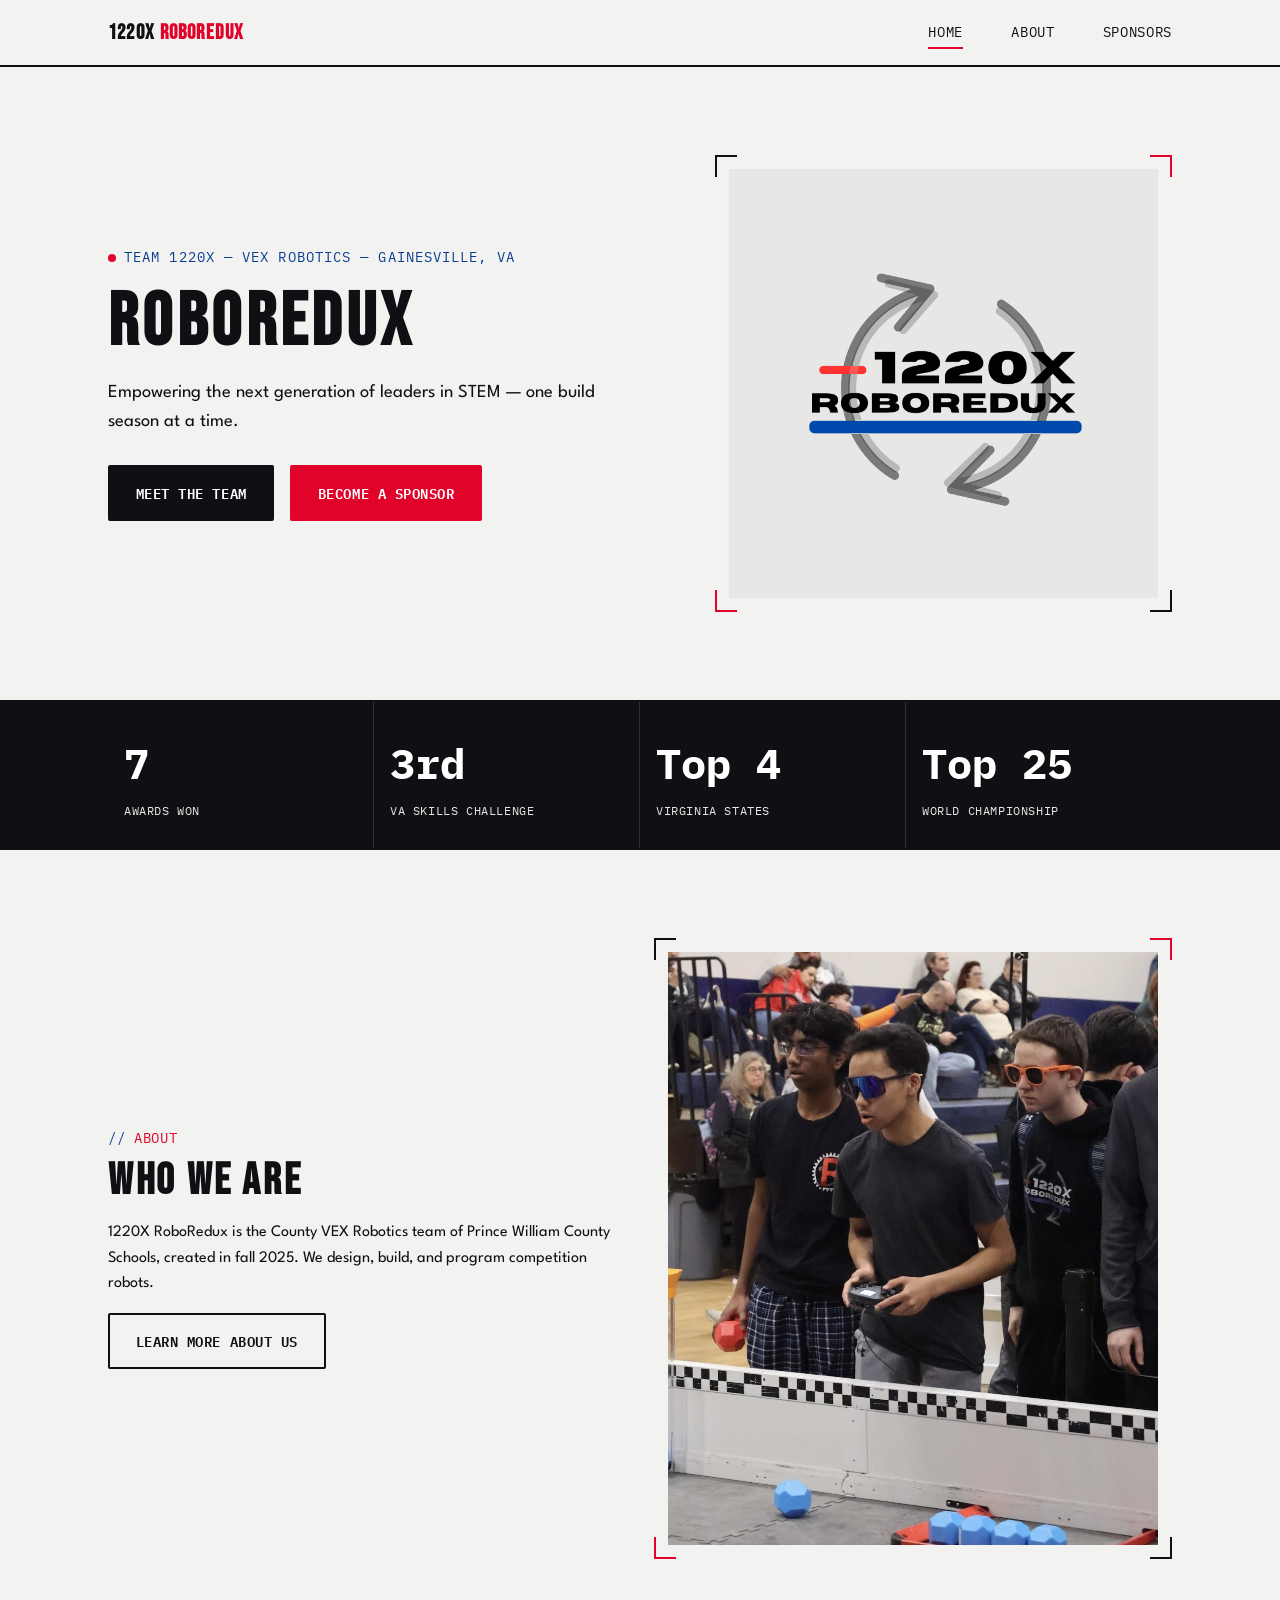
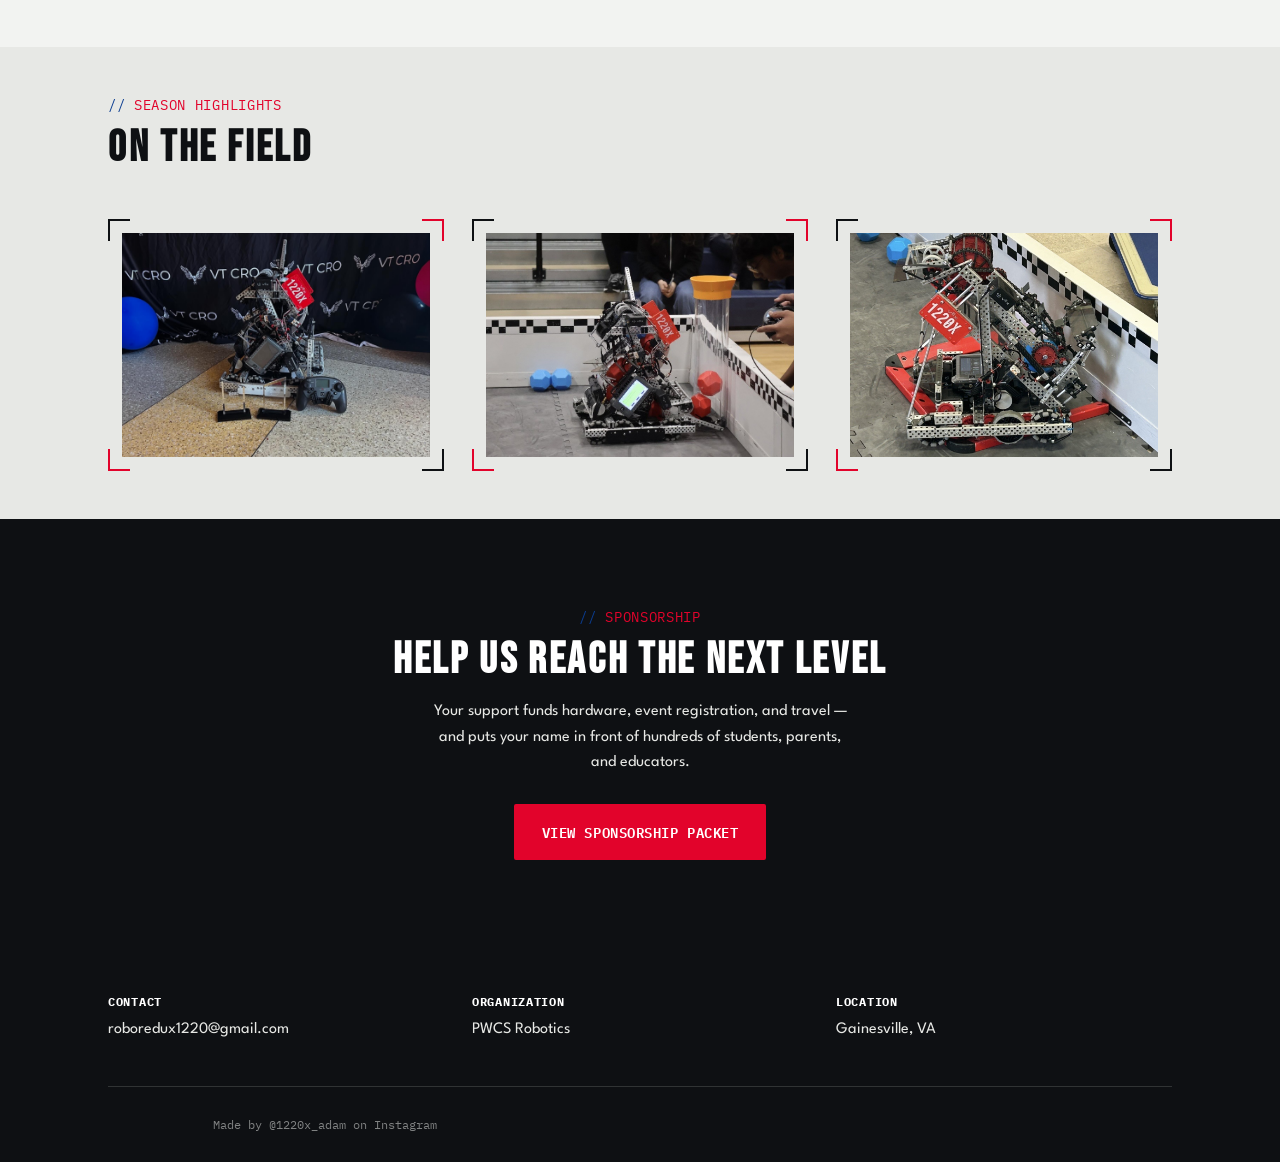
<file: index.html>
<!DOCTYPE html>
<html lang="en">
<head>
  <meta charset="UTF-8">
  <meta name="viewport" content="width=device-width, initial-scale=1.0">
  <title>1220X RoboRedux | VEX Robotics Team</title>
  <meta name="description" content="1220X RoboRedux is a VEX Robotics team from Prince William County Schools in Gainesville, VA, competing and mentoring the next generation of STEM leaders.">

  <!-- Fonts: Space Grotesk (headings), IBM Plex Mono (labels/stats), Inter (body text) -->
  <link rel="preconnect" href="https://fonts.googleapis.com">
  <link rel="preconnect" href="https://fonts.gstatic.com" crossorigin>
  <link href="https://fonts.googleapis.com/css2?family=Bebas+Neue&family=IBM+Plex+Mono:wght@500;600&family=League+Spartan:wght@400;500;600&display=swap" rel="stylesheet">
  <link rel="stylesheet" href="css/style.css">
</head>
<body>

  <!-- ================= HEADER / NAV ================= -->
  <header class="site-header">
    <div class="container header-inner">
      <a href="index.html" class="logo">
        <!--
          ⚙️ ADD YOUR LOGO HERE (optional)
          See the comment above ".logo-img" in css/style.css for how to
          swap this text for an image once you have a logo file.
        -->
        <span class="logo-text">1220X <span class="logo-highlight">RoboRedux</span></span>
      </a>
      <nav aria-label="Primary">
        <button class="nav-toggle" aria-label="Toggle navigation menu" aria-expanded="false">
          <span></span><span></span><span></span>
        </button>
        <ul class="nav-list">
          <li><a href="index.html" aria-current="page">Home</a></li>
          <li><a href="about.html">About</a></li>
          <li><a href="sponsors.html">Sponsors</a></li>
        </ul>
      </nav>
    </div>
  </header>

  <!-- ================= HERO ================= -->
  <section class="hero">
    <div class="container hero-inner">
      <div>
        <span class="hero-id"><span class="dot"></span>Team 1220X — VEX Robotics — Gainesville, VA</span>

        <!-- ✏️ EDIT ME: your headline -->
        <h1>RoboRedux</h1>

        <!-- ✏️ EDIT ME: your tagline -->
        <p class="hero-tagline">Empowering the next generation of leaders in STEM — one build season at a time.</p>

        <div class="hero-actions">
          <a href="about.html" class="btn btn-dark">Meet the Team</a>
          <a href="sponsors.html" class="btn btn-primary">Become a Sponsor</a>
        </div>
      </div>

      <div class="frame">
        <!--
          This is your logo graphic (images/hero.png). It has a transparent
          background with white/light shapes, so it sits on a grey backing
          square (.hero-photo-bg, defined in css/style.css) to stay visible.
          Want a photo here instead? Delete the whole
          <div class="hero-photo-bg">...</div> block and follow the same
          pattern used for the other image spots on this site.
        -->
        <div class="hero-photo-bg" style="display: flex; align-items: center; justify-content: center;">
 <img src="images/hero.png" alt="1220X RoboRedux logo mark" style="width: 100%; max-width: 2200px; height: auto;">
</div>
      </div>
    </div>
  </section>

  <!-- ================= STAT STRIP ================= -->
  <section class="stat-strip">
    <div class="container stat-grid">
      <!-- ✏️ EDIT ME: update these each season -->
      <div class="stat">
        <div class="stat-value">7</div>
        <div class="stat-label">Awards Won</div>
      </div>
      <div class="stat">
        <div class="stat-value">3rd</div>
        <div class="stat-label">VA Skills Challenge</div>
      </div>
      <div class="stat">
        <div class="stat-value">Top 4</div>
        <div class="stat-label">Virginia States</div>
      </div>
      <div class="stat">
        <div class="stat-value">Top 25</div>
        <div class="stat-label">World Championship</div>
      </div>
    </div>
  </section>

  <!-- ================= WHO WE ARE TEASER ================= -->
  <section class="section">
    <div class="container grid grid--2" style="align-items:center;">
      <div>
        <span class="eyebrow">About</span>
        <h2>Who We Are</h2>
        <!-- ✏️ EDIT ME: short intro paragraph -->
        <p>1220X RoboRedux is the County VEX Robotics team of Prince William County Schools, created in fall 2025. We design, build, and program competition robots.</p>
        <a href="about.html" class="btn btn-outline">Learn More About Us</a>
      </div>
      <div class="frame">
        <!--
          ⚙️ ADD IMAGE HERE: a build-season or competition photo
          Save as images/gallery-1.jpg and swap in an <img> tag like the
          hero photo above.
        -->
        <img src="images/gallery-1.jpg" alt="1220X RoboRedux build field match photo">
      </div>
    </div>
  </section>

  <!-- ================= PHOTO STRIP ================= -->
  <section class="section section--tight section--dim">
    <div class="container">
      <div class="section-head">
        <span class="eyebrow">Season Highlights</span>
        <h2>On the Field</h2>
      </div>
      <div class="grid grid--3">
        <!--
          ⚙️ ADD IMAGES HERE: three competition/build photos
          Save as images/gallery-2.jpg, images/gallery-3.jpg, images/gallery-4.jpg
          and replace each placeholder div with an <img> tag.
        -->
        <div class="frame">
         <img src="images/gallery-2.jpg" alt="1220X RoboRedux build season photo">
        </div>
        <div class="frame">
          <img src="images/gallery-3.jpg" alt="1220X RoboRedux build season photo">
        </div>
        <div class="frame">
         <img src="images/gallery-4.jpg" alt="1220X RoboRedux build season photo">
        </div>
      </div>
    </div>
  </section>

  <!-- ================= SPONSOR CTA BAND ================= -->
  <section class="section cta-band">
    <div class="container">
      <span class="eyebrow" style="color:var(--red);">Sponsorship</span>
      <h2>Help Us Reach the Next Level</h2>
      <p>Your support funds hardware, event registration, and travel — and puts your name in front of hundreds of students, parents, and educators.</p>
      <a href="sponsorship-packet.pdf" class="btn btn-primary" target="_blank" rel="noopener">View Sponsorship Packet</a>
    </div>
  </section>

  <!-- ================= FOOTER ================= -->
  <footer class="site-footer">
    <div class="container">
      <div class="footer-inner">
        <div class="footer-col">
          <h3>Contact</h3>
          <p><a href="mailto:roboredux1220@gmail.com">roboredux1220@gmail.com</a></p>
        </div>
        <div class="footer-col">
          <h3>Organization</h3>
          <p>PWCS Robotics</p>
        </div>
        <div class="footer-col">
          <h3>Location</h3>
          <p>Gainesville, VA</p>
        </div>
      </div>
      <p class="footer-bottom">Made by <a href="https://www.instagram.com/1220x_adam" target="_blank" rel="noopener">@1220x_adam</a> on Instagram</p>
    </div>
  </footer>

  <script src="js/main.js"></script>
</body>
</html>
</file>
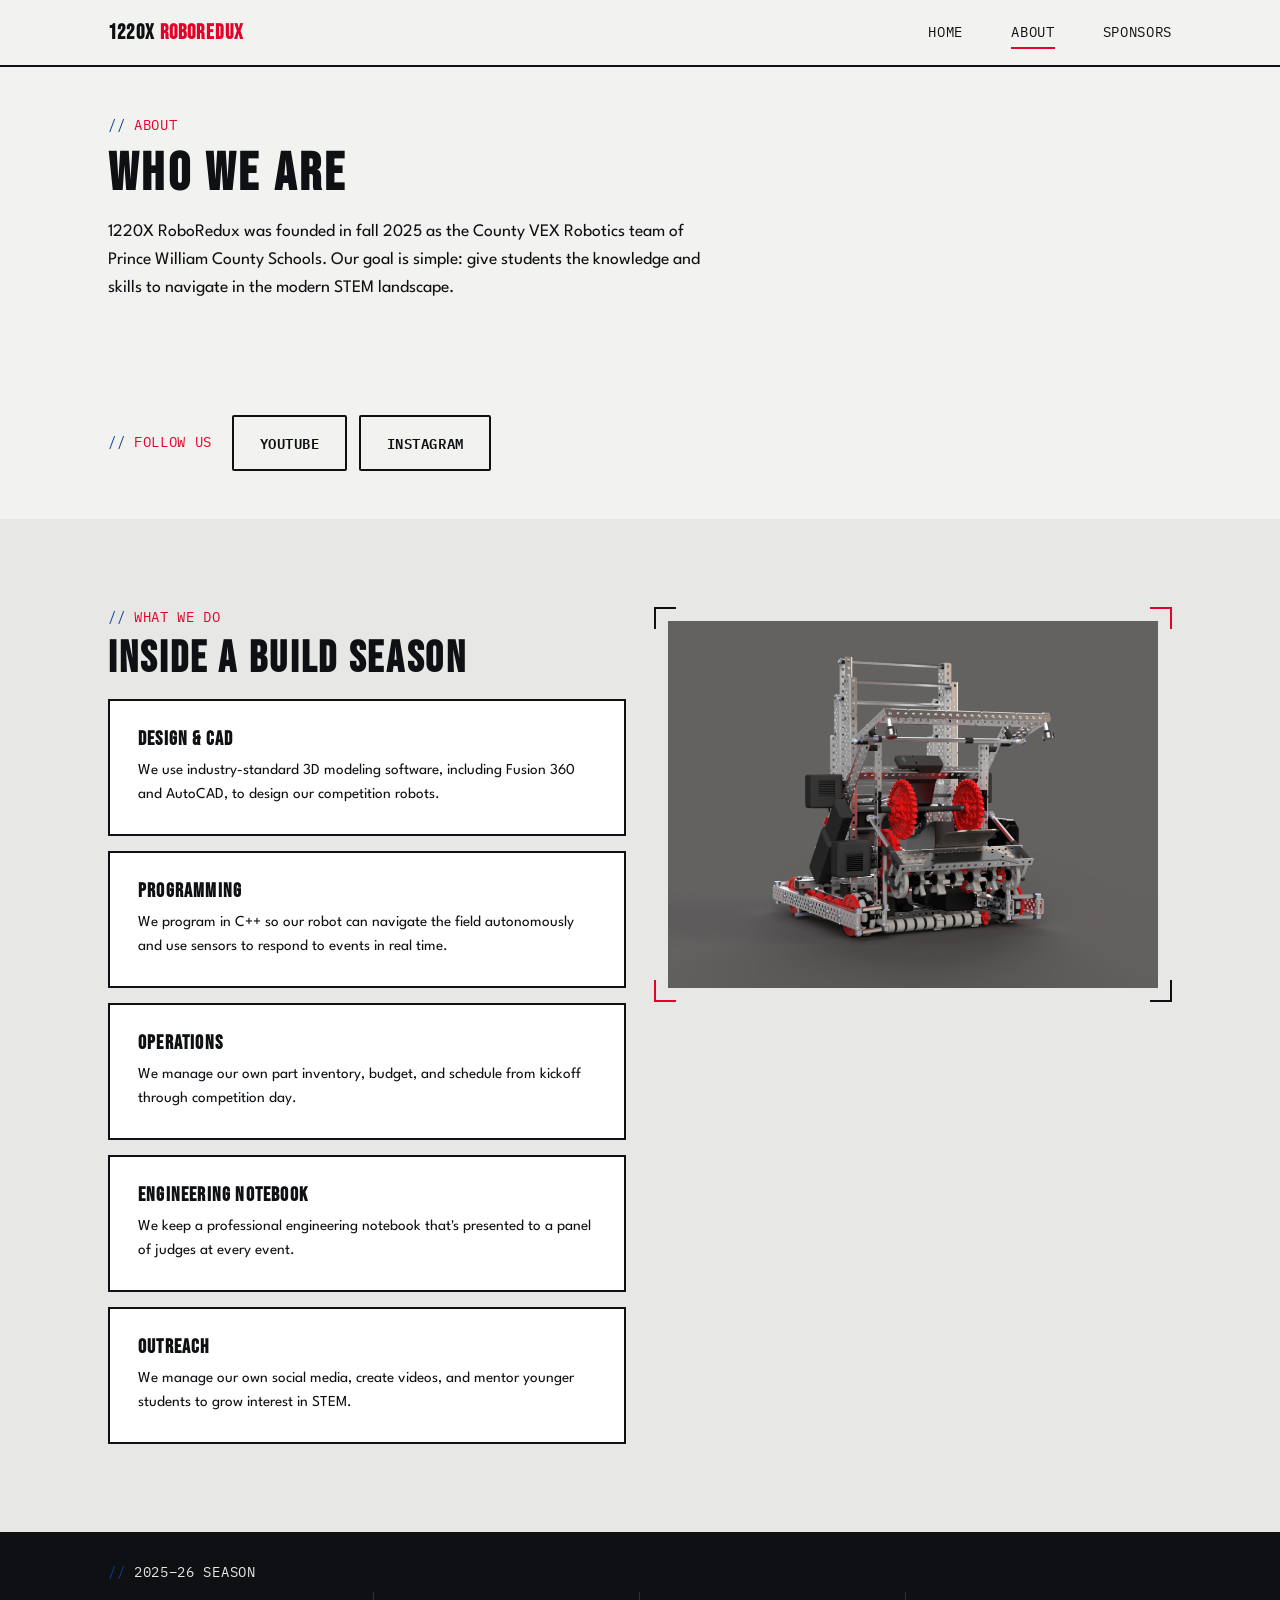
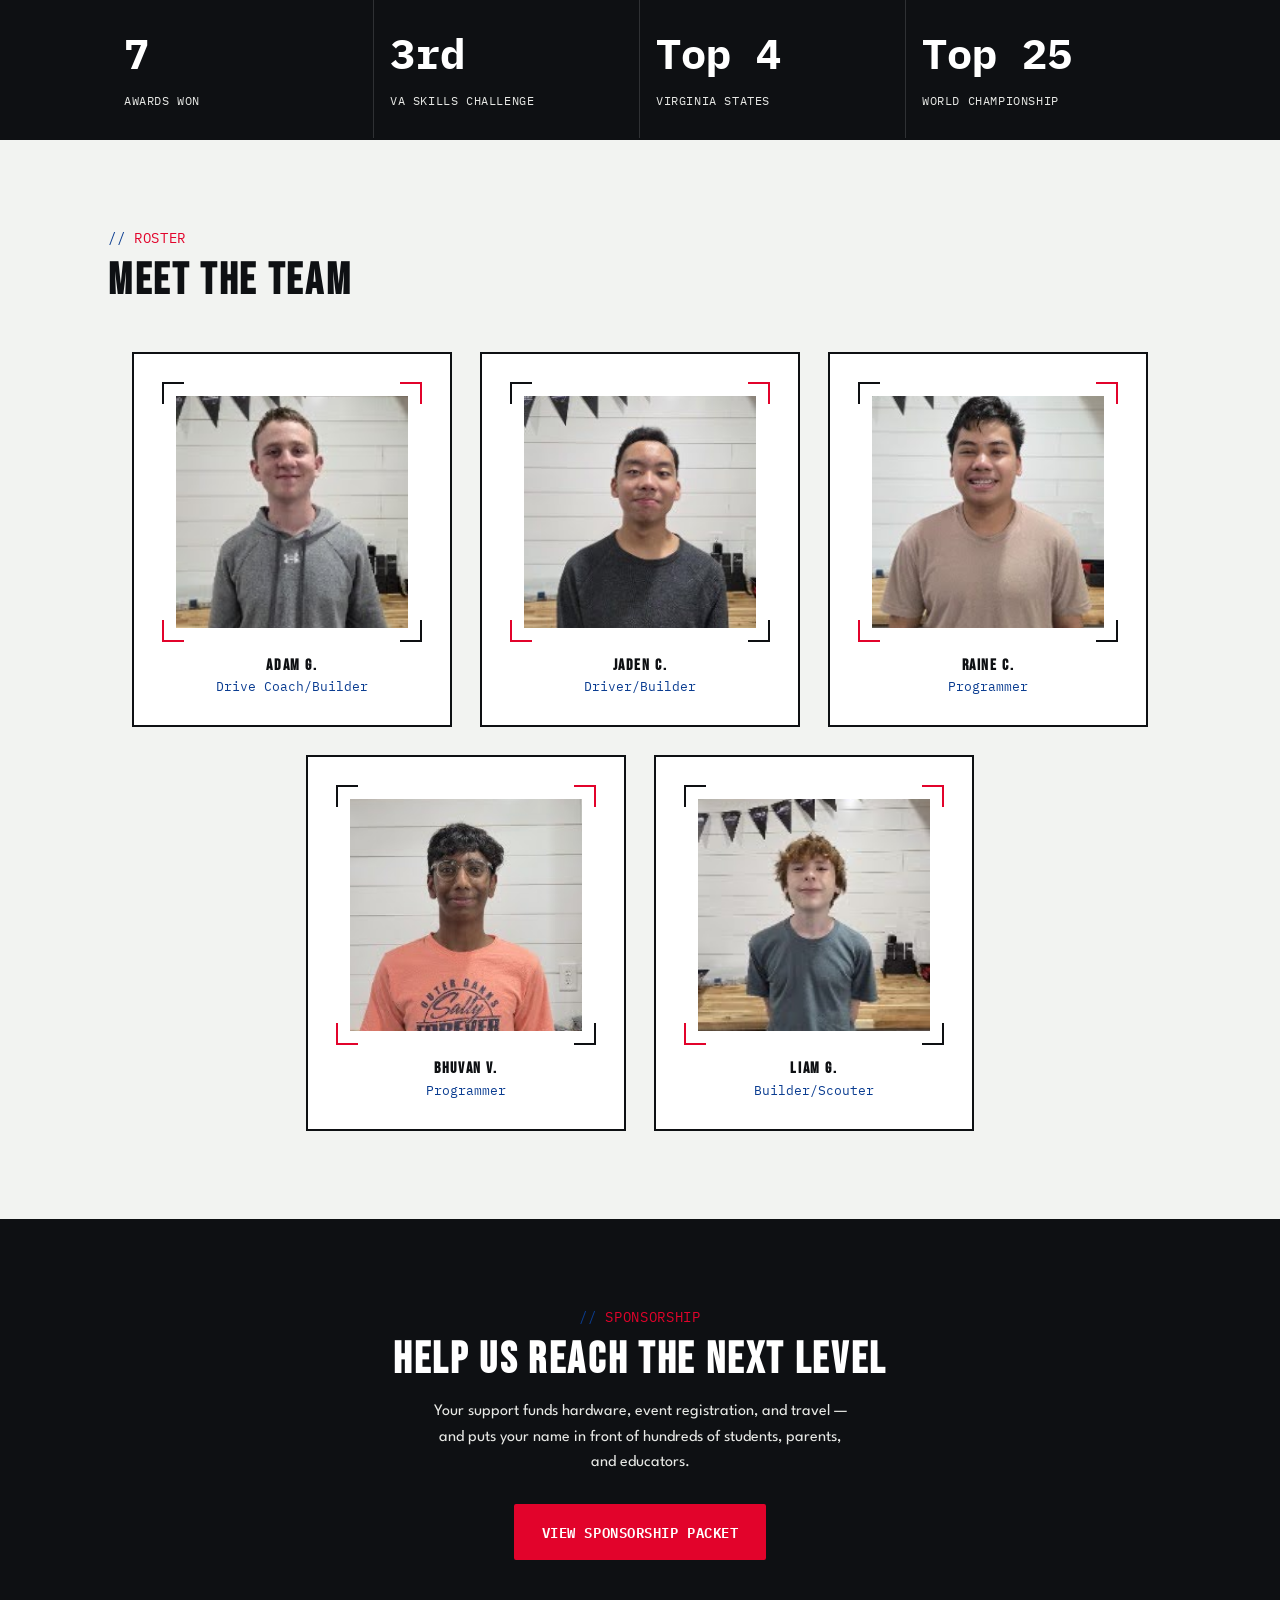
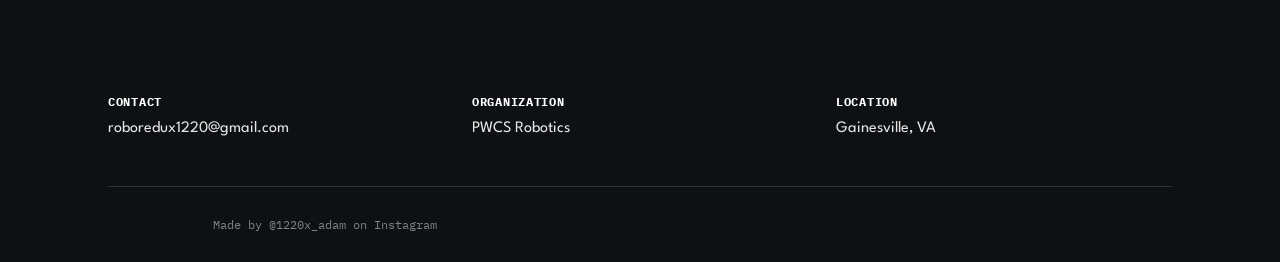
<file: about.html>
<!DOCTYPE html>
<html lang="en">
<head>
  <meta charset="UTF-8">
  <meta name="viewport" content="width=device-width, initial-scale=1.0">
  <title>About | 1220X RoboRedux</title>
  <meta name="description" content="Learn about 1220X RoboRedux — a VEX Robotics team from Prince William County Schools — and what the team does year-round.">

  <link rel="preconnect" href="https://fonts.googleapis.com">
  <link rel="preconnect" href="https://fonts.gstatic.com" crossorigin>
<link href="https://fonts.googleapis.com/css2?family=Bebas+Neue&family=IBM+Plex+Mono:wght@500;600&family=League+Spartan:wght@400;500;600&display=swap" rel="stylesheet">

  <link rel="stylesheet" href="css/style.css">
</head>
<body>

  <!-- ================= HEADER / NAV ================= -->
  <header class="site-header">
    <div class="container header-inner">
      <a href="index.html" class="logo">
        <span class="logo-text">1220X <span class="logo-highlight">RoboRedux</span></span>
      </a>
      <nav aria-label="Primary">
        <button class="nav-toggle" aria-label="Toggle navigation menu" aria-expanded="false">
          <span></span><span></span><span></span>
        </button>
        <ul class="nav-list">
          <li><a href="index.html">Home</a></li>
          <li><a href="about.html" aria-current="page">About</a></li>
          <li><a href="sponsors.html">Sponsors</a></li>
        </ul>
      </nav>
    </div>
  </header>

  <!-- ================= PAGE HEADER ================= -->
  <section class="section section--tight">
    <div class="container">
      <span class="eyebrow">About</span>
      <h1 style="font-size:clamp(2.2rem,5vw,3.4rem);">Who We Are</h1>
      <!-- ✏️ EDIT ME -->
      <p style="font-size:1.1rem;max-width:60ch;">1220X RoboRedux was founded in fall 2025 as the County VEX Robotics team of Prince William County Schools. Our goal is simple: give students the knowledge and skills to navigate in the modern STEM landscape.</p>
    </div>
  </section>

  <!-- ================= FOLLOW US ================= -->
  <section class="section section--tight">
    <div class="container" style="display:flex;align-items:center;gap:1.25rem;flex-wrap:wrap;">
      <span class="eyebrow" style="margin:0;">Follow Us</span>
      <div style="display:flex;gap:0.75rem;flex-wrap:wrap;">
        <!-- ✏️ EDIT ME if either link ever changes -->
        <a href="https://www.youtube.com/@1220XRoboRedux" class="btn btn-outline" target="_blank" rel="noopener">YouTube</a>
        <a href="https://www.instagram.com/1220roboredux/" class="btn btn-outline" target="_blank" rel="noopener">Instagram</a>
      </div>
    </div>
  </section>

  <!-- ================= WHAT WE DO ================= -->
  <section class="section section--dim">
    <div class="container grid grid--2">
      <div>
        <span class="eyebrow">What We Do</span>
        <h2>Inside a Build Season</h2>
        <!-- ✏️ EDIT / ADD TO THIS LIST as your team's work evolves -->
        <ul style="display:flex;flex-direction:column;gap:0.9rem;">
          <li class="card info-card">
            <h3>Design &amp; CAD</h3>
            <p>We use industry-standard 3D modeling software, including Fusion 360 and AutoCAD, to design our competition robots.</p>
          </li>
          <li class="card info-card">
            <h3>Programming</h3>
            <p>We program in C++ so our robot can navigate the field autonomously and use sensors to respond to events in real time.</p>
          </li>
          <li class="card info-card">
            <h3>Operations</h3>
            <p>We manage our own part inventory, budget, and schedule from kickoff through competition day.</p>
          </li>
          <li class="card info-card">
            <h3>Engineering Notebook</h3>
            <p>We keep a professional engineering notebook that's presented to a panel of judges at every event.</p>
          </li>
          <li class="card info-card">
            <h3>Outreach</h3>
            <p>We manage our own social media, create videos, and mentor younger students to grow interest in STEM.</p>
          </li>
        </ul>
      </div>

      <div class="frame" style="align-self:start;">
        <!--
          ⚙️ ADD IMAGE HERE: a CAD render or robot photo
          Save as images/cad-render.jpg and replace the placeholder below
          with: <img src="images/cad-render.jpg" alt="1220X RoboRedux robot CAD render">
        -->
       <img src="images/cad-render.png" alt="1220X RoboRedux robot CAD render">
      </div>
    </div>
  </section>

  <!-- ================= BY THE NUMBERS ================= -->
  <section class="stat-strip">
    <div class="container" style="padding-top:var(--space-md);padding-bottom:0;">
      <span class="eyebrow" style="color:var(--paper-dim);">2025–26 Season</span>
    </div>
    <div class="container stat-grid">
      <!-- ✏️ EDIT ME each season -->
      <div class="stat">
        <div class="stat-value">7</div>
        <div class="stat-label">Awards Won</div>
      </div>
      <div class="stat">
        <div class="stat-value">3rd</div>
        <div class="stat-label">VA Skills Challenge</div>
      </div>
      <div class="stat">
        <div class="stat-value">Top 4</div>
        <div class="stat-label">Virginia States</div>
      </div>
      <div class="stat">
        <div class="stat-value">Top 25</div>
        <div class="stat-label">World Championship</div>
      </div>
    </div>
  </section>

  <!-- ================= MEET THE TEAM ================= -->
  <section class="section">
    <div class="container">
      <div class="section-head">
        <span class="eyebrow">Roster</span>
        <h2>Meet the Team</h2>
      </div>
      <div class="grid center-grid">
        <!--
          ⚙️ ADD TEAM MEMBERS HERE
          Each student card below needs a photo:
            1. Save the photo as images/student-1.jpg (or student-2.jpg, etc.)
            2. Delete that card's <div class="img-placeholder">...</div>
            3. Replace it with:
               <img src="images/student-1.jpg" alt="Student Name">
          To add a 6th, 7th, etc. student, copy an entire
          <div class="card team-card">...</div> block (with its photo
          frame) and paste it as a new item in this grid.
        -->
        <div class="card team-card">
          <div class="frame">
            <img src="images/student-1.jpg" alt="Adam Guidotti">
          </div>
          <h4>Adam G.</h4>
          <p>Drive Coach/Builder</p>
        </div>
        <div class="card team-card">
          <div class="frame">
            <img src="images/student-2.jpg" alt="Jaden Corsino">
          </div>
          <h4>Jaden C.</h4>
          <p>Driver/Builder</p>
        </div>
        <div class="card team-card">
          <div class="frame">
            <img src="images/student-3.jpg" alt="Rain Corsino">
          </div>
          <h4>Raine C.</h4>
          <p>Programmer</p>
        </div>
        <div class="card team-card">
          <div class="frame">
            <img src="images/student-4.jpg" alt="Bhuvan Vijay">
          </div>
          <h4>Bhuvan V.</h4>
          <p>Programmer</p>
        </div>
        <div class="card team-card">
          <div class="frame">
           <img src="images/student-5.jpg" alt="Liam Gordon">
          </div>
          <h4>Liam G.</h4>
          <p>Builder/Scouter</p>
        </div>
      </div>
    </div>
  </section>

  <!-- ================= SPONSOR CTA BAND ================= -->
  <section class="section cta-band">
    <div class="container">
      <span class="eyebrow" style="color:var(--red);">Sponsorship</span>
      <h2>Help Us Reach the Next Level</h2>
      <p>Your support funds hardware, event registration, and travel — and puts your name in front of hundreds of students, parents, and educators.</p>
      <!--
        This button opens the sponsorship packet PDF directly (instead of
        the Sponsors page). Upload the PDF to the root of your repo as
        sponsorship-packet.pdf — same folder as index.html — and this
        link will work. Update the file there any time the packet changes.
      -->
      <a href="sponsorship-packet.pdf" class="btn btn-primary" target="_blank" rel="noopener">View Sponsorship Packet</a>
    </div>
  </section>

  <!-- ================= FOOTER ================= -->
  <footer class="site-footer">
    <div class="container">
      <div class="footer-inner">
        <div class="footer-col">
          <h3>Contact</h3>
          <p><a href="mailto:roboredux1220@gmail.com">roboredux1220@gmail.com</a></p>
        </div>
        <div class="footer-col">
          <h3>Organization</h3>
          <p>PWCS Robotics</p>
        </div>
        <div class="footer-col">
          <h3>Location</h3>
          <p>Gainesville, VA</p>
        </div>
      </div>
      <p class="footer-bottom">Made by <a href="https://www.instagram.com/1220x_adam" target="_blank" rel="noopener">@1220x_adam</a> on Instagram</p>
    </div>
  </footer>

  <script src="js/main.js"></script>
</body>
</html>
</file>
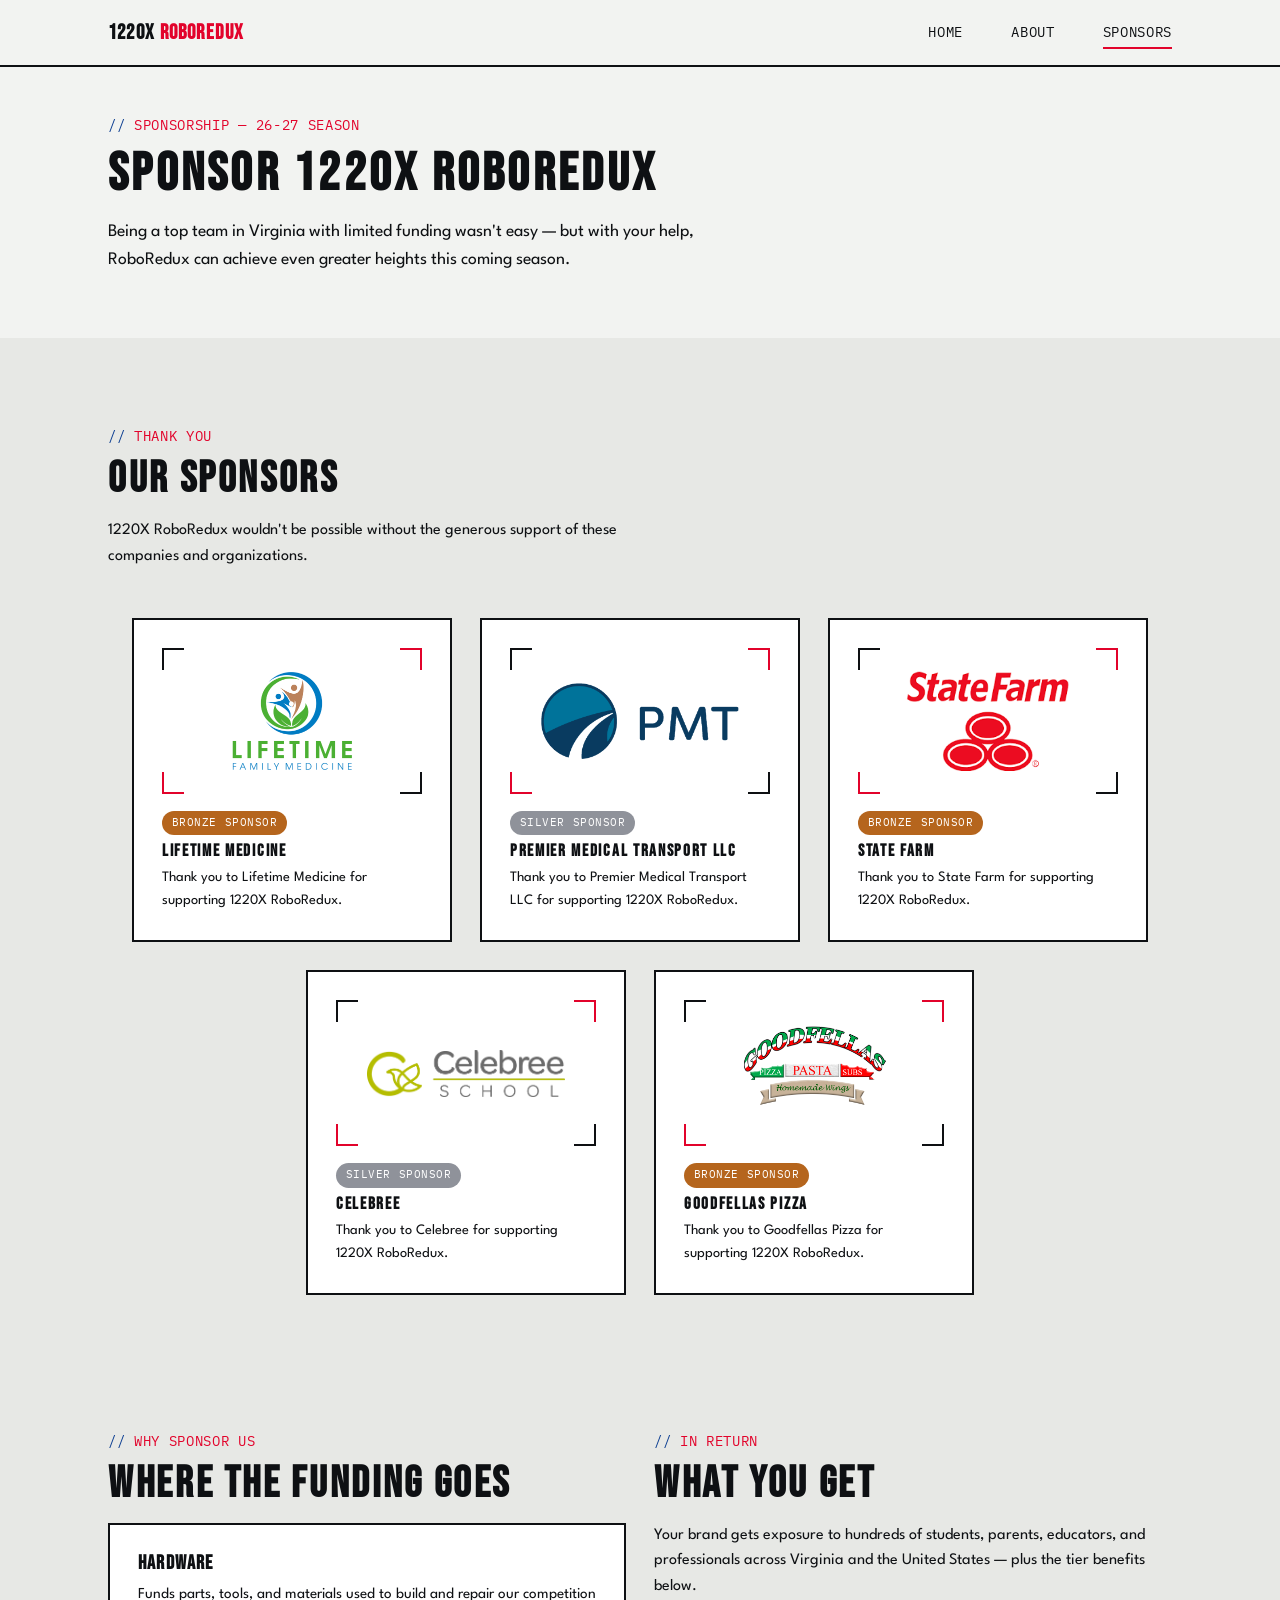
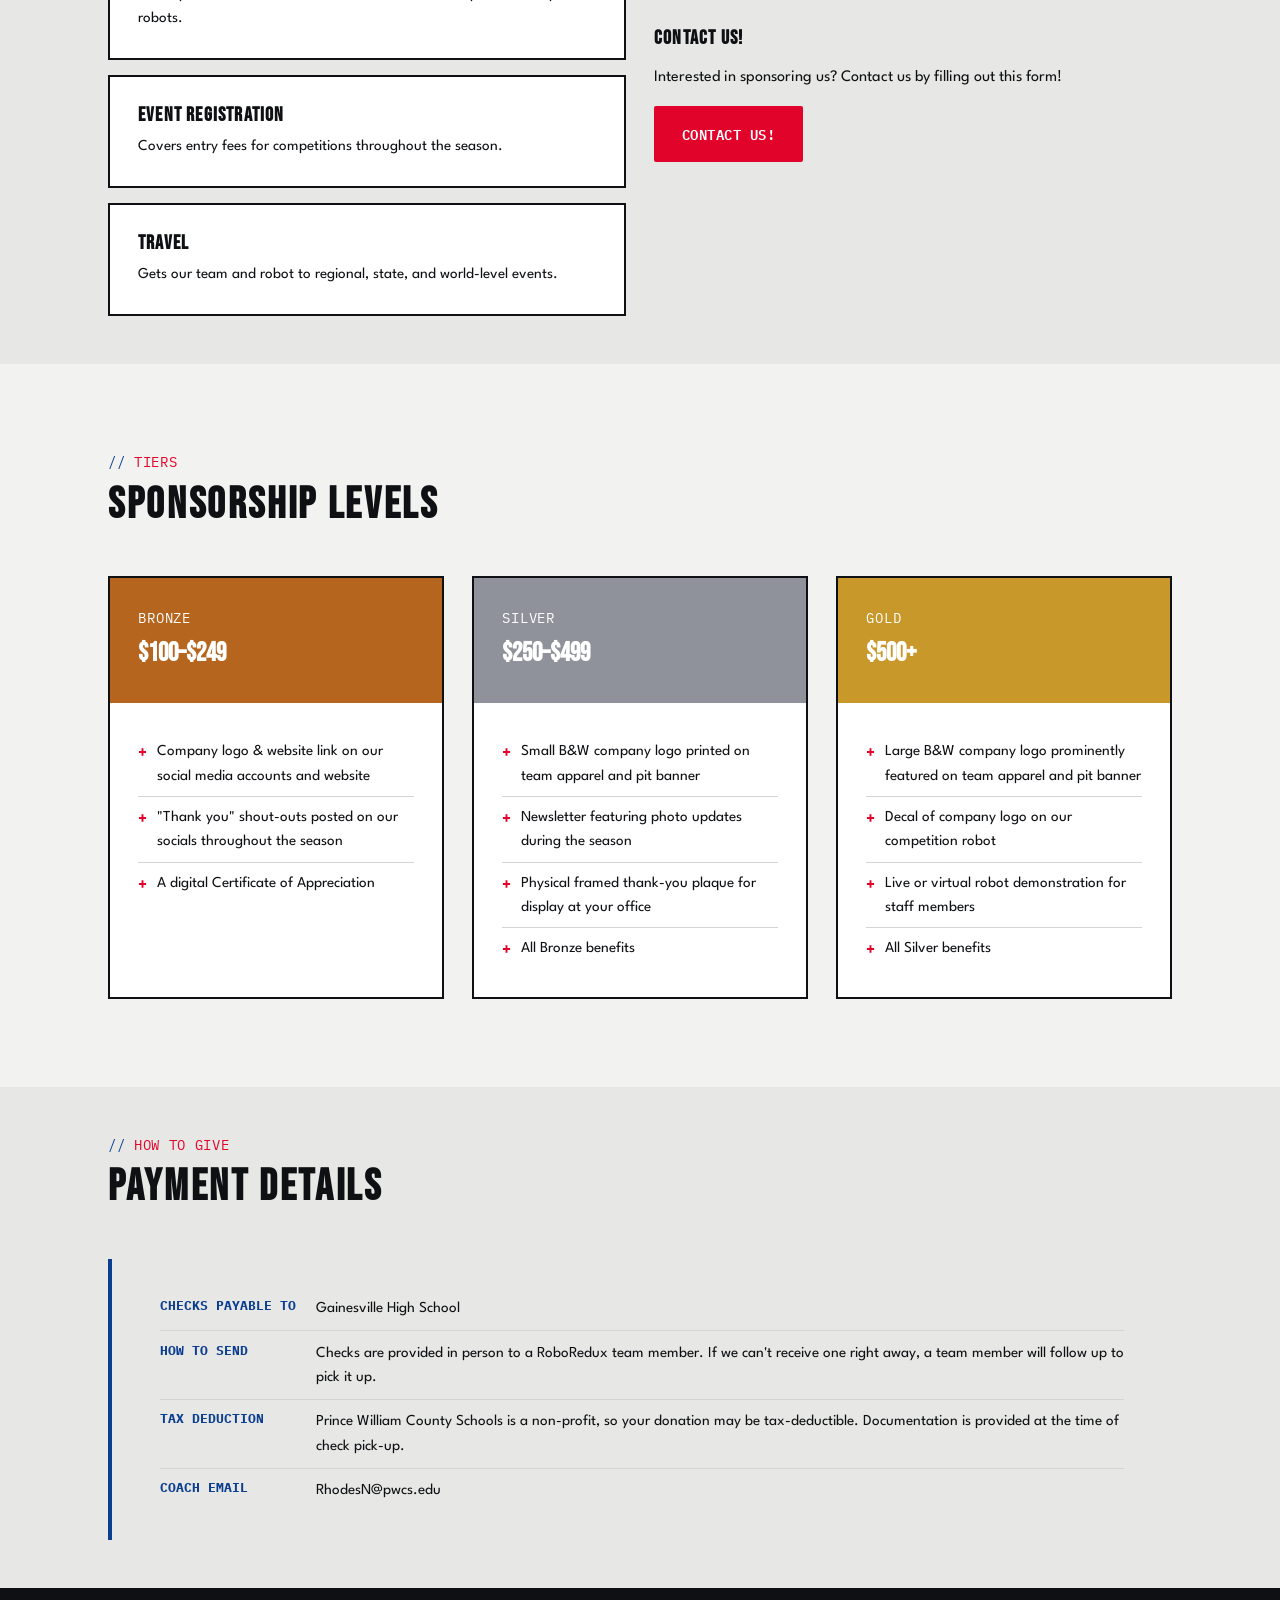
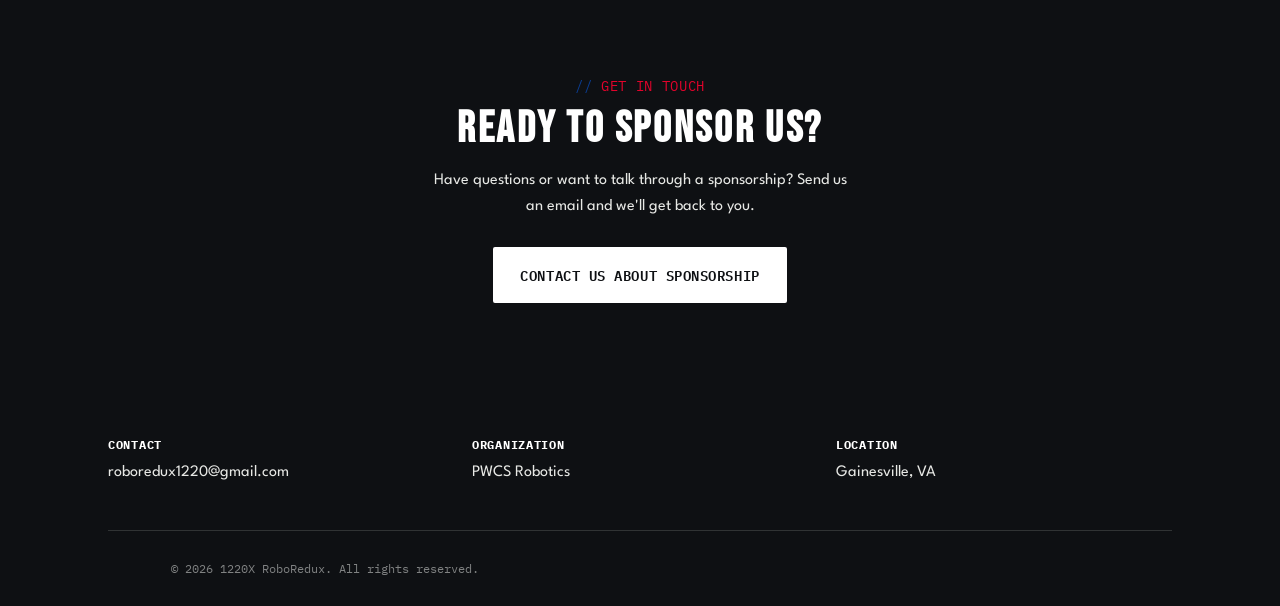
<file: sponsors.html>
<!DOCTYPE html>
<html lang="en">
<head>
  <meta charset="UTF-8">
  <meta name="viewport" content="width=device-width, initial-scale=1.0">
  <title>Sponsorship | 1220X RoboRedux</title>
  <meta name="description" content="Sponsor 1220X RoboRedux, a VEX Robotics team from Prince William County Schools. View sponsorship tiers and how to give.">

  <link rel="preconnect" href="https://fonts.googleapis.com">
  <link rel="preconnect" href="https://fonts.gstatic.com" crossorigin>
  <link href="https://fonts.googleapis.com/css2?family=Bebas+Neue&family=IBM+Plex+Mono:wght@500;600&family=League+Spartan:wght@400;500;600&display=swap" rel="stylesheet">

  <link rel="stylesheet" href="css/style.css">
</head>
<body>

  <!-- ================= HEADER / NAV ================= -->
  <header class="site-header">
    <div class="container header-inner">
      <a href="index.html" class="logo">
        <span class="logo-text">1220X <span class="logo-highlight">RoboRedux</span></span>
      </a>
      <nav aria-label="Primary">
        <button class="nav-toggle" aria-label="Toggle navigation menu" aria-expanded="false">
          <span></span><span></span><span></span>
        </button>
        <ul class="nav-list">
          <li><a href="index.html">Home</a></li>
          <li><a href="about.html">About</a></li>
          <li><a href="sponsors.html" aria-current="page">Sponsors</a></li>
        </ul>
      </nav>
    </div>
  </header>

  <!-- ================= PAGE HEADER ================= -->
  <section class="section section--tight">
    <div class="container">
      <span class="eyebrow">Sponsorship — 26-27 Season</span>
      <h1 style="font-size:clamp(2.2rem,5vw,3.4rem);">Sponsor 1220X RoboRedux</h1>
      <!-- ✏️ EDIT ME -->
      <p style="font-size:1.1rem;max-width:60ch;">Being a top team in Virginia with limited funding wasn't easy — but with your help, RoboRedux can achieve even greater heights this coming season.</p>
    </div>
  </section>

  <!-- ================= OUR SPONSORS ================= -->
  <section class="section section--dim">
    <div class="container">
      <div class="section-head">
        <span class="eyebrow">Thank You</span>
        <h2>Our Sponsors</h2>
        <!-- ✏️ EDIT ME -->
        <p>1220X RoboRedux wouldn't be possible without the generous support of these companies and organizations.</p>
      </div>
      <div class="grid center-grid">
        <!--
          ⚙️ ADD A SPONSOR HERE
          Duplicate one whole <div class="card sponsor-card">...</div>
          block below for each new sponsor, then for that block:
            1. Save their logo as images/sponsor-companyname.jpg (or .png)
            2. Delete that card's <div class="img-placeholder">...</div>
            3. Replace it with:
               <img src="images/sponsor-companyname.jpg" alt="Company Name logo">
            4. Set the badge to their tier by changing the class on the
               <span class="tier-badge ..."> to tier-badge--bronze,
               tier-badge--silver, or tier-badge--gold, and update the text.
            5. Change the company name (the <h4>) and write a short line
               about them in the <p> below it.
          To add a 3rd, 4th, etc. sponsor, just paste another full
          <div class="card sponsor-card">...</div> block into this grid.
        -->
        <div class="card sponsor-card">
          <div class="frame">
            <!--
              ⚙️ ADD IMAGE HERE: Lifetime Medicine's logo
              Save as images/sponsor-lifetime-medicine.jpg, delete the
              placeholder div below, and replace it with:
              <img src="images/sponsor-lifetime-medicine.jpg" alt="Lifetime Medicine logo">
            -->
           <img src="images/sponsor-lifetime-medicine.png" alt="Lifetime Medicine logo">
          </div>
          <span class="tier-badge tier-badge--bronze">Bronze Sponsor</span>
          <!-- Lifetime Medicine's website is linked below -->
          <h4><a href="https://www.myprivia.com/ltfm" target="_blank" rel="noopener">Lifetime Medicine</a></h4>
          <!-- ✏️ EDIT ME: a short line about this sponsor -->
          <p>Thank you to Lifetime Medicine for supporting 1220X RoboRedux.</p>
        </div>
        <div class="card sponsor-card">
          <div class="frame">
            <!--
              ⚙️ ADD IMAGE HERE: Premier Medical Transport LLC's logo
              Save as images/sponsor-premier-medical-transport.jpg, delete
              the placeholder div below, and replace it with:
              <img src="images/sponsor-premier-medical-transport.jpg" alt="Premier Medical Transport LLC logo">
            -->
           <img src="images/sponsor-premier-medical-transport.png" alt="Premier Medical Transport LLC logo">
          </div>
          <span class="tier-badge tier-badge--silver">Silver Sponsor</span>
          <!-- Premier Medical Transport's website is linked below -->
          <h4><a href="https://pmtpremier.com/" target="_blank" rel="noopener">Premier Medical Transport LLC</a></h4>
          <!-- ✏️ EDIT ME: a short line about this sponsor -->
          <p>Thank you to Premier Medical Transport LLC for supporting 1220X RoboRedux.</p>
        </div>
        <div class="card sponsor-card">
          <div class="frame">
            <!-- Upload images/sponsor-state-farm.png to your images folder -->
           <img src="images/sponsor-state-farm.png" alt="State Farm logo">
          </div>
          <span class="tier-badge tier-badge--bronze">Bronze Sponsor</span>
          <h4><a href="https://www.statefarm.com/agent/us/va/fairfax" target="_blank" rel="noopener">State Farm</a></h4>
          <!-- ✏️ EDIT ME: a short line about this sponsor -->
          <p>Thank you to State Farm for supporting 1220X RoboRedux.</p>
        </div>
        <div class="card sponsor-card">
          <div class="frame">
            <!-- Upload images/sponsor-celebree.png to your images folder -->
           <img src="images/sponsor-celebree3.png" alt="Celebree logo">
          </div>
          <span class="tier-badge tier-badge--silver">Silver Sponsor</span>
          <h4><a href="https://www.celebree.com/bristow-va/" target="_blank" rel="noopener">Celebree</a></h4>
          <!-- ✏️ EDIT ME: a short line about this sponsor -->
          <p>Thank you to Celebree for supporting 1220X RoboRedux.</p>
        </div>
        <div class="card sponsor-card">
          <div class="frame">
            <!-- Upload images/sponsor-goodfellas-pizza.png to your images folder -->
           <img src="images/sponsor-goodfellas-pizza.png" alt="Goodfellas Pizza logo">
          </div>
          <span class="tier-badge tier-badge--bronze">Bronze Sponsor</span>
          <h4><a href="https://goodfellasva.com/" target="_blank" rel="noopener">Goodfellas Pizza</a></h4>
          <!-- ✏️ EDIT ME: a short line about this sponsor -->
          <p>Thank you to Goodfellas Pizza for supporting 1220X RoboRedux.</p>
        </div>
      </div>
    </div>
  </section>

  <!-- ================= WHY SPONSOR US ================= -->
  <section class="section section--tight section--dim">
    <div class="container grid grid--2">
      <div>
        <span class="eyebrow">Why Sponsor Us</span>
        <h2>Where the Funding Goes</h2>
        <!-- ✏️ EDIT / ADD TO THIS LIST -->
        <ul style="display:flex;flex-direction:column;gap:0.9rem;margin-top:var(--space-sm);">
          <li class="card info-card"><h3>Hardware</h3><p>Funds parts, tools, and materials used to build and repair our competition robots.</p></li>
          <li class="card info-card"><h3>Event Registration</h3><p>Covers entry fees for competitions throughout the season.</p></li>
          <li class="card info-card"><h3>Travel</h3><p>Gets our team and robot to regional, state, and world-level events.</p></li>
        </ul>
      </div>
      <div>
        <span class="eyebrow">In Return</span>
        <h2>What You Get</h2>
        <!-- ✏️ EDIT ME -->
        <p>Your brand gets exposure to hundreds of students, parents, educators, and professionals across Virginia and the United States — plus the tier benefits below.</p>

        <h3 style="margin-top:var(--space-md);">Contact Us!</h3>
        <!-- ✏️ EDIT ME -->
        <p>Interested in sponsoring us? Contact us by filling out this form!</p>
        <!--
          ⚙️ ADD YOUR MICROSOFT FORM LINK HERE
          1. Open your Microsoft Form and click "Collect responses"
          2. Copy the link it gives you
          3. Paste it in place of the # below, keeping the quotation marks
             Example: href="https://forms.office.com/r/AbC123XyZ"
        -->
        <a href="#" class="btn btn-primary" target="_blank" rel="noopener">Contact Us!</a>
      </div>
    </div>
  </section>

  <!-- ================= SPONSORSHIP TIERS ================= -->
  <section class="section">
    <div class="container">
      <div class="section-head">
        <span class="eyebrow">Tiers</span>
        <h2>Sponsorship Levels</h2>
      </div>

      <div class="grid grid--3">
        <!-- BRONZE TIER — ✏️ edit amounts/benefits here -->
        <div class="tier-card tier-card--bronze">
          <div class="tier-head">
            <div class="tier-name">Bronze</div>
            <div class="tier-price">$100–$249</div>
          </div>
          <ul class="tier-benefits">
            <li>Company logo &amp; website link on our social media accounts and website</li>
            <li>"Thank you" shout-outs posted on our socials throughout the season</li>
            <li>A digital Certificate of Appreciation</li>
          </ul>
        </div>

        <!-- SILVER TIER -->
        <div class="tier-card tier-card--silver">
          <div class="tier-head">
            <div class="tier-name">Silver</div>
            <div class="tier-price">$250–$499</div>
          </div>
          <ul class="tier-benefits">
            <li>Small B&amp;W company logo printed on team apparel and pit banner</li>
            <li>Newsletter featuring photo updates during the season</li>
            <li>Physical framed thank-you plaque for display at your office</li>
            <li>All Bronze benefits</li>
          </ul>
        </div>

        <!-- GOLD TIER -->
        <div class="tier-card tier-card--gold">
          <div class="tier-head">
            <div class="tier-name">Gold</div>
            <div class="tier-price">$500+</div>
          </div>
          <ul class="tier-benefits">
            <li>Large B&amp;W company logo prominently featured on team apparel and pit banner</li>
            <li>Decal of company logo on our competition robot</li>
            <li>Live or virtual robot demonstration for staff members</li>
            <li>All Silver benefits</li>
          </ul>
        </div>
      </div>
    </div>
  </section>

  <!-- ================= PAYMENT DETAILS ================= -->
  <section class="section section--tight section--dim">
    <div class="container">
      <div class="section-head">
        <span class="eyebrow">How to Give</span>
        <h2>Payment Details</h2>
      </div>
      <div class="panel">
        <!-- ✏️ EDIT ME if any of these details change -->
        <div class="panel-row">
          <strong>Checks Payable To</strong>
          <span>Gainesville High School</span>
        </div>
        <div class="panel-row">
          <strong>How to Send</strong>
          <span>Checks are provided in person to a RoboRedux team member. If we can't receive one right away, a team member will follow up to pick it up.</span>
        </div>
        <div class="panel-row">
          <strong>Tax Deduction</strong>
          <span>Prince William County Schools is a non-profit, so your donation may be tax-deductible. Documentation is provided at the time of check pick-up.</span>
        </div>
        <div class="panel-row">
          <strong>Coach Email</strong>
          <span><a href="mailto:RhodesN@pwcs.edu">RhodesN@pwcs.edu</a></span>
        </div>
      </div>
    </div>
  </section>

  <!-- ================= CONTACT US (bottom of page) ================= -->
  <section class="section cta-band">
    <div class="container">
      <span class="eyebrow" style="color:var(--red);">Get In Touch</span>
      <h2>Ready to Sponsor Us?</h2>
      <p>Have questions or want to talk through a sponsorship? Send us an email and we'll get back to you.</p>
      <!--
        This button opens the visitor's email app with our address and a
        subject line already filled in. If you'd rather use a contact form
        later, that requires a form service like Formspree — a mailto link
        like this is the simplest option for a site with no backend.
      -->
      <a class="btn btn-on-dark" href="mailto:roboredux1220@gmail.com?subject=Sponsorship%20Inquiry%20-%201220X%20RoboRedux">Contact Us About Sponsorship</a>
    </div>
  </section>

  <!-- ================= FOOTER ================= -->
  <footer class="site-footer">
    <div class="container">
      <div class="footer-inner">
        <div class="footer-col">
          <h3>Contact</h3>
          <p><a href="mailto:roboredux1220@gmail.com">roboredux1220@gmail.com</a></p>
        </div>
        <div class="footer-col">
          <h3>Organization</h3>
          <p>PWCS Robotics</p>
        </div>
        <div class="footer-col">
          <h3>Location</h3>
          <p>Gainesville, VA</p>
        </div>
      </div>
      <p class="footer-bottom">&copy; 2026 1220X RoboRedux. All rights reserved.</p>
    </div>
  </footer>

  <script src="js/main.js"></script>
</body>
</html>
</file>
<file: css/style.css>
/* =========================================================================
   1220X ROBOREDUX — SITE STYLESHEET
   =========================================================================
   HOW THIS FILE IS ORGANIZED
   1. Fonts
   2. Design tokens (colors, spacing, type) -- CHANGE YOUR COLORS HERE
   3. Reset / base element styles
   4. Layout helpers (container, section, grid)
   5. Buttons
   6. Site header / navigation
   7. "Frame" corner-bracket component (used around photo placeholders)
   8. Hero section
   9. Stat strip ("By the Numbers")
   10. Eyebrow labels + section headings
   11. Cards (info cards, team cards, sponsor tier cards)
   12. Payment / info panel
   13. CTA band (the colored "become a sponsor" banner)
   14. Image placeholder component
   15. Footer
   16. Responsive breakpoints
   17. Motion + accessibility
   ========================================================================= */

/* -------------------------------------------------------------------------
   1. FONTS
   Loaded from Google Fonts in the <head> of each HTML page, not here.
   Space Grotesk  = headings / display text
   IBM Plex Mono  = labels, stats, tags (gives it a "telemetry / readout" feel)
   Inter          = body paragraph text
------------------------------------------------------------------------- */

/* -------------------------------------------------------------------------
   2. DESIGN TOKENS
   ⚙️ EDIT ME: this is the fastest way to reskin the whole site.
   Right now these are pulled from the sponsorship packet's palette
   (black, red, blue) plus tier colors for Bronze/Silver/Gold.
------------------------------------------------------------------------- */
:root {
  /* core palette */
  --ink: #0e1013;         /* near-black, used for text + dark panels */
  --paper: #f2f3f1;       /* page background */
  --paper-dim: #e7e8e5;   /* slightly darker panel background */
  --line: #d3d5d2;        /* hairline borders / dividers */
  --white: #ffffff;

  /* brand accents -- swap these for your exact team colors any time */
  --red: #e2032b;
  --blue: #0b3d91;

  /* sponsorship tier colors */
  --bronze: #b5651d;
  --silver: #8f929a;
  --gold: #c9982b;

  /* type */
  --font-display: "Bebas Neue", "Arial Narrow", sans-serif;
  --font-mono: "IBM Plex Mono", ui-monospace, monospace;
  --font-body: "League Spartan", system-ui, -apple-system, sans-serif;

  /* spacing scale */
  --space-xs: 0.5rem;
  --space-sm: 1rem;
  --space-md: 1.75rem;
  --space-lg: 3rem;
  --space-xl: 5.5rem;

  /* layout */
  --container-w: 1120px;
  --radius: 2px; /* keep corners sharp/technical -- raise this if you want a softer look */
}

/* -------------------------------------------------------------------------
   3. RESET / BASE
------------------------------------------------------------------------- */
* { box-sizing: border-box; }
html { scroll-behavior: smooth; }

body {
  margin: 0;
  background: var(--paper);
  color: var(--ink);
  font-family: var(--font-body);
  font-size: 16px;
  line-height: 1.6;
  -webkit-font-smoothing: antialiased;
}

img { max-width: 100%; display: block; }

h1, h2, h3, h4 {
  font-family: var(--font-display);
  font-weight: 700;
  line-height: 1.05;
  margin: 0 0 var(--space-sm);
  letter-spacing: 0.06em;
}

h1 { font-size: clamp(2.6rem, 6vw, 4.6rem); text-transform: uppercase; }
h2 { font-size: clamp(1.9rem, 4vw, 2.75rem); text-transform: uppercase; }
h3 { font-size: 1.25rem; }

p { margin: 0 0 var(--space-sm); max-width: 62ch; }

a { color: inherit; text-decoration: none; }

ul { margin: 0; padding: 0; list-style: none; }

/* keyboard focus visibility -- do not remove, this matters for accessibility */
a:focus-visible,
button:focus-visible {
  outline: 2px solid var(--blue);
  outline-offset: 3px;
}

/* -------------------------------------------------------------------------
   4. LAYOUT HELPERS
------------------------------------------------------------------------- */
.container {
  width: 100%;
  max-width: var(--container-w);
  margin: 0 auto;
  padding: 0 var(--space-md);
}

.section {
  padding: var(--space-xl) 0;
}

.section--tight {
  padding: var(--space-lg) 0;
}

.section--dim {
  background: var(--paper-dim);
}

.grid {
  display: grid;
  gap: var(--space-md);
}

@media (min-width: 760px) {
  .grid--2 { grid-template-columns: 1fr 1fr; }
  .grid--3 { grid-template-columns: repeat(3, 1fr); }
  .grid--4 { grid-template-columns: repeat(4, 1fr); }
}

/* -------------------------------------------------------------------------
   5. BUTTONS
------------------------------------------------------------------------- */
.btn {
  display: inline-flex;
  align-items: center;
  gap: 0.5rem;
  font-family: var(--font-mono);
  font-size: 0.85rem;
  font-weight: 600;
  letter-spacing: 0.04em;
  text-transform: uppercase;
  padding: 0.95rem 1.6rem;
  border: 2px solid var(--ink);
  border-radius: var(--radius);
  cursor: pointer;
  transition: transform 0.15s ease, background 0.15s ease, color 0.15s ease;
}

.btn-primary {
  background: var(--red);
  border-color: var(--red);
  color: var(--white);
}
.btn-primary:hover { background: #b80322; border-color: #b80322; }

.btn-dark {
  background: var(--ink);
  border-color: var(--ink);
  color: var(--white);
}
.btn-dark:hover { background: #000; }

.btn-outline {
  background: transparent;
  border-color: var(--ink);
  color: var(--ink);
}
.btn-outline:hover { background: var(--ink); color: var(--white); }

/* used on dark backgrounds (CTA bands) */
.btn-on-dark {
  background: var(--white);
  border-color: var(--white);
  color: var(--ink);
}
.btn-on-dark:hover { background: var(--red); border-color: var(--red); color: var(--white); }

.btn:hover { transform: translateY(-2px); }

/* -------------------------------------------------------------------------
   6. SITE HEADER / NAVIGATION
------------------------------------------------------------------------- */
.site-header {
  position: sticky;
  top: 0;
  z-index: 50;
  background: var(--paper);
  border-bottom: 2px solid var(--ink);
}

.header-inner {
  display: flex;
  align-items: center;
  justify-content: space-between;
  padding-top: var(--space-sm);
  padding-bottom: var(--space-sm);
}

.logo {
  display: flex;
  align-items: center;
  gap: 0.6rem;
}

/*
  ⚙️ ADD YOUR LOGO IMAGE HERE
  Right now the logo is just styled text so the site works before you have
  a logo file. To swap in your real logo:
    1. Save your logo as images/logo.png
    2. Replace the <span class="logo-text">...</span> block in each HTML
       file's header with:
       <img src="images/logo.png" alt="1220X RoboRedux logo" class="logo-img">
    3. Uncomment the .logo-img rule below if you need to resize it.
*/
/*
.logo-img { height: 40px; width: auto; }
*/

.logo-text {
  font-family: var(--font-display);
  font-weight: 700;
  font-size: 1.3rem;
  text-transform: uppercase;
  letter-spacing: 0.06em;
}
.logo-highlight { color: var(--red); }

.nav-list {
  display: flex;
  align-items: center;
  gap: var(--space-lg);
  font-family: var(--font-mono);
  font-size: 0.85rem;
  text-transform: uppercase;
  letter-spacing: 0.05em;
}

.nav-list a {
  position: relative;
  padding: 0.25rem 0;
}
.nav-list a::after {
  content: "";
  position: absolute;
  left: 0; right: 0; bottom: -4px;
  height: 2px;
  background: var(--red);
  transform: scaleX(0);
  transform-origin: left;
  transition: transform 0.2s ease;
}
.nav-list a:hover::after,
.nav-list a[aria-current="page"]::after {
  transform: scaleX(1);
}

.nav-toggle {
  display: none;
  flex-direction: column;
  justify-content: center;
  gap: 5px;
  width: 32px;
  height: 32px;
  background: transparent;
  border: none;
  cursor: pointer;
  padding: 0;
}
.nav-toggle span {
  display: block;
  height: 2px;
  background: var(--ink);
}

/* -------------------------------------------------------------------------
   7. "FRAME" CORNER-BRACKET COMPONENT
   A recurring visual motif (like a camera/vision targeting frame) that nods
   to the team's sensor + autonomous-programming work. Wraps photo
   placeholders and a couple of highlighted panels around the site.
------------------------------------------------------------------------- */
.frame {
  position: relative;
  padding: 14px;
}
.frame::before,
.frame::after {
  content: "";
  position: absolute;
  inset: 0;
  background-repeat: no-repeat;
  background-size: 22px 22px;
  pointer-events: none;
}
.frame::before {
  background-image:
    linear-gradient(to right, var(--ink) 2px, transparent 2px),
    linear-gradient(to bottom, var(--ink) 2px, transparent 2px),
    linear-gradient(to left, var(--ink) 2px, transparent 2px),
    linear-gradient(to top, var(--ink) 2px, transparent 2px);
  background-position: top left, top left, bottom right, bottom right;
}
.frame::after {
  background-image:
    linear-gradient(to left, var(--red) 2px, transparent 2px),
    linear-gradient(to bottom, var(--red) 2px, transparent 2px),
    linear-gradient(to right, var(--red) 2px, transparent 2px),
    linear-gradient(to top, var(--red) 2px, transparent 2px);
  background-position: top right, top right, bottom left, bottom left;
}

/* -------------------------------------------------------------------------
   8. HERO
------------------------------------------------------------------------- */
.hero {
  padding: var(--space-xl) 0;
}

.hero-inner {
  display: grid;
  gap: var(--space-lg);
  align-items: center;
}

@media (min-width: 860px) {
  .hero-inner { grid-template-columns: 1.1fr 0.9fr; }
}

.hero-id {
  font-family: var(--font-mono);
  font-size: 0.85rem;
  letter-spacing: 0.08em;
  text-transform: uppercase;
  color: var(--blue);
  display: flex;
  align-items: center;
  gap: 0.5rem;
  margin-bottom: var(--space-sm);
}
.hero-id .dot {
  width: 8px;
  height: 8px;
  border-radius: 50%;
  background: var(--red);
  animation: pulse 1.6s ease-in-out infinite;
}

.hero-tagline {
  font-size: 1.15rem;
  max-width: 46ch;
}

.hero-actions {
  display: flex;
  flex-wrap: wrap;
  gap: var(--space-sm);
  margin-top: var(--space-md);
}

/* -------------------------------------------------------------------------
   9. STAT STRIP ("By the Numbers")
------------------------------------------------------------------------- */
.stat-strip {
  border-top: 2px solid var(--ink);
  border-bottom: 2px solid var(--ink);
  background: var(--ink);
  color: var(--paper);
}

.stat-grid {
  display: grid;
  grid-template-columns: repeat(2, 1fr);
}
@media (min-width: 700px) {
  .stat-grid { grid-template-columns: repeat(4, 1fr); }
}

.stat {
  padding: var(--space-md) var(--space-sm);
  border-right: 1px solid rgba(242, 243, 241, 0.15);
  border-bottom: 1px solid rgba(242, 243, 241, 0.15);
}
.stat:nth-child(2n) { border-right: none; }
@media (min-width: 700px) {
  .stat:nth-child(2n) { border-right: 1px solid rgba(242, 243, 241, 0.15); }
  .stat:nth-child(4n) { border-right: none; }
  .stat { border-bottom: none; }
}

.stat-value {
  font-family: var(--font-mono);
  font-size: clamp(1.9rem, 4vw, 2.6rem);
  font-weight: 700;
  color: var(--white);
}
.stat-label {
  font-family: var(--font-mono);
  font-size: 0.75rem;
  text-transform: uppercase;
  letter-spacing: 0.05em;
  color: var(--paper-dim);
  margin-top: 0.25rem;
}

/* -------------------------------------------------------------------------
   10. EYEBROWS + SECTION HEADINGS
------------------------------------------------------------------------- */
.eyebrow {
  font-family: var(--font-mono);
  font-size: 0.85rem;
  color: var(--red);
  text-transform: uppercase;
  letter-spacing: 0.05em;
  margin-bottom: var(--space-xs);
  display: block;
}
.eyebrow::before { content: "// "; color: var(--blue); }

.section-head {
  max-width: 60ch;
  margin-bottom: var(--space-lg);
}

/* -------------------------------------------------------------------------
   11. CARDS
------------------------------------------------------------------------- */
.card {
  background: var(--white);
  border: 2px solid var(--ink);
  padding: var(--space-md);
}

.info-card h3 { margin-bottom: 0.5rem; }
.info-card p { margin-bottom: 0; font-size: 0.95rem; }

/* team member placeholder cards */
.team-card {
  text-align: center;
}
.team-card h4 {
  font-family: var(--font-display);
  font-size: 1rem;
  text-transform: uppercase;
  margin: var(--space-sm) 0 0.15rem;
}
.team-card p {
  font-family: var(--font-mono);
  font-size: 0.8rem;
  color: var(--blue);
  margin: 0;
}

/* sponsorship tier cards */
.tier-card {
  background: var(--white);
  border: 2px solid var(--ink);
  display: flex;
  flex-direction: column;
}
.tier-head {
  padding: var(--space-md);
  color: var(--white);
}
.tier-card--bronze .tier-head { background: var(--bronze); }
.tier-card--silver .tier-head { background: var(--silver); }
.tier-card--gold .tier-head { background: var(--gold); }

.tier-name {
  font-family: var(--font-mono);
  text-transform: uppercase;
  letter-spacing: 0.06em;
  font-size: 0.9rem;
  margin-bottom: 0.35rem;
}
.tier-price {
  font-family: var(--font-display);
  font-size: 1.6rem;
  font-weight: 700;
}

.tier-benefits {
  padding: var(--space-md);
  flex: 1;
}
.tier-benefits li {
  display: flex;
  gap: 0.6rem;
  padding: 0.5rem 0;
  border-bottom: 1px solid var(--line);
  font-size: 0.95rem;
}
.tier-benefits li:last-child { border-bottom: none; }
.tier-benefits li::before {
  content: "+";
  font-family: var(--font-mono);
  color: var(--red);
  font-weight: 700;
}

/* -------------------------------------------------------------------------
   12. PAYMENT / INFO PANEL
------------------------------------------------------------------------- */
.panel {
  background: var(--paper-dim);
  border-left: 4px solid var(--blue);
  padding: var(--space-md) var(--space-lg);
}
.panel h3 { margin-bottom: var(--space-sm); }
.panel-row {
  display: flex;
  gap: 0.75rem;
  padding: 0.6rem 0;
  border-bottom: 1px solid var(--line);
  font-size: 0.95rem;
}
.panel-row:last-child { border-bottom: none; }
.panel-row strong {
  font-family: var(--font-mono);
  font-size: 0.8rem;
  text-transform: uppercase;
  color: var(--blue);
  min-width: 9rem;
  flex-shrink: 0;
}

/* -------------------------------------------------------------------------
   13. CTA BAND
------------------------------------------------------------------------- */
.cta-band {
  background: var(--ink);
  color: var(--white);
  text-align: center;
}
.cta-band h2 { color: var(--white); }
.cta-band p {
  max-width: 46ch;
  margin: 0 auto var(--space-md);
  color: var(--paper-dim);
}
.cta-band .btn { margin: 0 0.4rem; }

/* -------------------------------------------------------------------------
   14. IMAGE PLACEHOLDER
   Used everywhere a real photo will eventually go. See the HTML comments
   next to each one for the exact filename to use when you add your image.
------------------------------------------------------------------------- */
.img-placeholder {
  aspect-ratio: 4 / 3;
  background: var(--paper-dim);
  display: flex;
  flex-direction: column;
  align-items: center;
  justify-content: center;
  gap: 0.5rem;
  color: var(--ink);
  opacity: 0.55;
}
.img-placeholder--wide { aspect-ratio: 16 / 9; }
.img-placeholder--square { aspect-ratio: 1 / 1; }
.img-placeholder svg { width: 34px; height: 34px; }
.img-placeholder span {
  font-family: var(--font-mono);
  font-size: 0.75rem;
  text-transform: uppercase;
  letter-spacing: 0.04em;
  text-align: center;
  padding: 0 1rem;
}

/* -------------------------------------------------------------------------
   15. FOOTER
------------------------------------------------------------------------- */
.site-footer {
  background: var(--ink);
  color: var(--paper-dim);
  padding: var(--space-lg) 0 var(--space-md);
}
.footer-inner {
  display: grid;
  gap: var(--space-md);
  padding-bottom: var(--space-md);
  border-bottom: 1px solid rgba(242, 243, 241, 0.15);
}
@media (min-width: 700px) {
  .footer-inner { grid-template-columns: repeat(3, 1fr); }
}
.footer-col h3 {
  font-family: var(--font-mono);
  font-size: 0.75rem;
  text-transform: uppercase;
  letter-spacing: 0.06em;
  color: var(--white);
  margin-bottom: 0.5rem;
}
.footer-col a:hover { color: var(--red); }
.footer-bottom {
  font-family: var(--font-mono);
  font-size: 0.75rem;
  text-align: center;
  padding-top: var(--space-md);
  margin: 0;
  color: rgba(242, 243, 241, 0.5);
}

/* -------------------------------------------------------------------------
   16. RESPONSIVE — MOBILE NAV
------------------------------------------------------------------------- */
@media (max-width: 759px) {
  .nav-toggle { display: flex; }

  .nav-list {
    position: absolute;
    top: 100%;
    left: 0;
    right: 0;
    flex-direction: column;
    align-items: flex-start;
    gap: 0;
    background: var(--paper);
    border-bottom: 2px solid var(--ink);
    max-height: 0;
    overflow: hidden;
    transition: max-height 0.25s ease;
  }
  .nav-list.is-open { max-height: 260px; }
  .nav-list li { width: 100%; }
  .nav-list a {
    display: block;
    padding: 1rem var(--space-md);
    width: 100%;
  }

  .panel-row { flex-direction: column; gap: 0.15rem; }
  .panel-row strong { min-width: 0; }
}

/* -------------------------------------------------------------------------
   17. MOTION + ACCESSIBILITY
------------------------------------------------------------------------- */
@keyframes pulse {
  0%, 100% { opacity: 1; }
  50% { opacity: 0.25; }
}

@media (prefers-reduced-motion: reduce) {
  html { scroll-behavior: auto; }
  .hero-id .dot { animation: none; }
  .btn:hover { transform: none; }
}

/* -------------------------------------------------------------------------
   18. HERO PHOTO BACKGROUND (for logos/graphics with transparent backgrounds)
------------------------------------------------------------------------- */
.hero-photo-bg {
  aspect-ratio: 1 / 1;
  background: var(--paper-dim);
  display: flex;
  align-items: center;
  justify-content: center;
  padding: var(--space-lg);
}
.hero-photo-bg img {
  max-width: 75%;
  max-height: 75%;
  object-fit: contain;
}

/* -------------------------------------------------------------------------
   19. SPONSOR WALL (companies who currently sponsor the team)
------------------------------------------------------------------------- */
.sponsor-card { text-align: left; }
.sponsor-card .frame { margin-bottom: var(--space-sm); }
.sponsor-card h4 {
  font-family: var(--font-display);
  font-size: 1.05rem;
  text-transform: uppercase;
  margin: 0 0 0.35rem;
}
.sponsor-card p { font-size: 0.9rem; margin-bottom: 0; }

.tier-badge {
  display: inline-block;
  font-family: var(--font-mono);
  font-size: 0.7rem;
  text-transform: uppercase;
  letter-spacing: 0.05em;
  padding: 0.2rem 0.6rem;
  border-radius: 999px;
  color: var(--white);
  margin-bottom: 0.5rem;
}
.tier-badge--bronze { background: var(--bronze); }
.tier-badge--silver { background: var(--silver); }
.tier-badge--gold { background: var(--gold); }

/* -------------------------------------------------------------------------
   20. CENTERED WRAPPING GRID (roster + sponsor wall, so a leftover
   row of cards centers instead of sitting flush left)
------------------------------------------------------------------------- */
.center-grid {
  display: flex;
  flex-wrap: wrap;
  justify-content: center;
  gap: var(--space-md);
}
.center-grid > * {
  flex: 1 1 260px;
  max-width: 320px;
}

/* -------------------------------------------------------------------------
   21. SPONSOR LOGO SIZING FIX
   Sponsor logos are different shapes/sizes, so without a fixed box they
   made the two sponsor cards uneven heights. This locks every sponsor
   logo into the same size box (16:9) and shrinks it to fit inside,
   keeping its own proportions, so all sponsor cards line up evenly.
------------------------------------------------------------------------- */
.sponsor-card .frame {
  aspect-ratio: 16 / 9;
  display: flex;
  align-items: center;
  justify-content: center;
  overflow: hidden;
}
.sponsor-card .frame img {
  max-width: 85%;
  max-height: 85%;
  width: auto;
  height: auto;
  object-fit: contain;
}

/* -------------------------------------------------------------------------
   22. PHOTO FIT FIX
   Same root cause as the sponsor logo fix above: these photos have no
   fixed box, so each one displays at its own natural size/shape instead
   of filling its frame. This locks each into a matching box and scales/
   crops the photo (centered) to fill it completely.
------------------------------------------------------------------------- */

/* Home page "On the Field" photo strip (3-across gallery) */
.grid--3 .frame {
  aspect-ratio: 4 / 3;
  overflow: hidden;
}
.grid--3 .frame img {
  width: 100%;
  height: 100%;
  object-fit: cover;
  object-position: center;
}

/* About page "Meet the Team" roster photos */
.team-card .frame {
  aspect-ratio: 1 / 1;
  overflow: hidden;
}
.team-card .frame img {
  width: 100%;
  height: 100%;
  object-fit: cover;
  object-position: center;
}

/* -------------------------------------------------------------------------
   23. SPONSOR NAME LINKS
   Lets a sponsor's name link out to their website.
------------------------------------------------------------------------- */
.sponsor-card h4 a:hover {
  color: var(--red);
  text-decoration: underline;
}

/* -------------------------------------------------------------------------
   24. SMALL HEADING SPACING FIX
   Letter-spacing above is tuned for large headline sizes. At the small
   sizes used for team/sponsor card names, that same em value shrinks to
   almost nothing, so these get their own wider spacing for readability.
------------------------------------------------------------------------- */
.team-card h4,
.sponsor-card h4 {
  letter-spacing: 0.1em;
}
</file>
